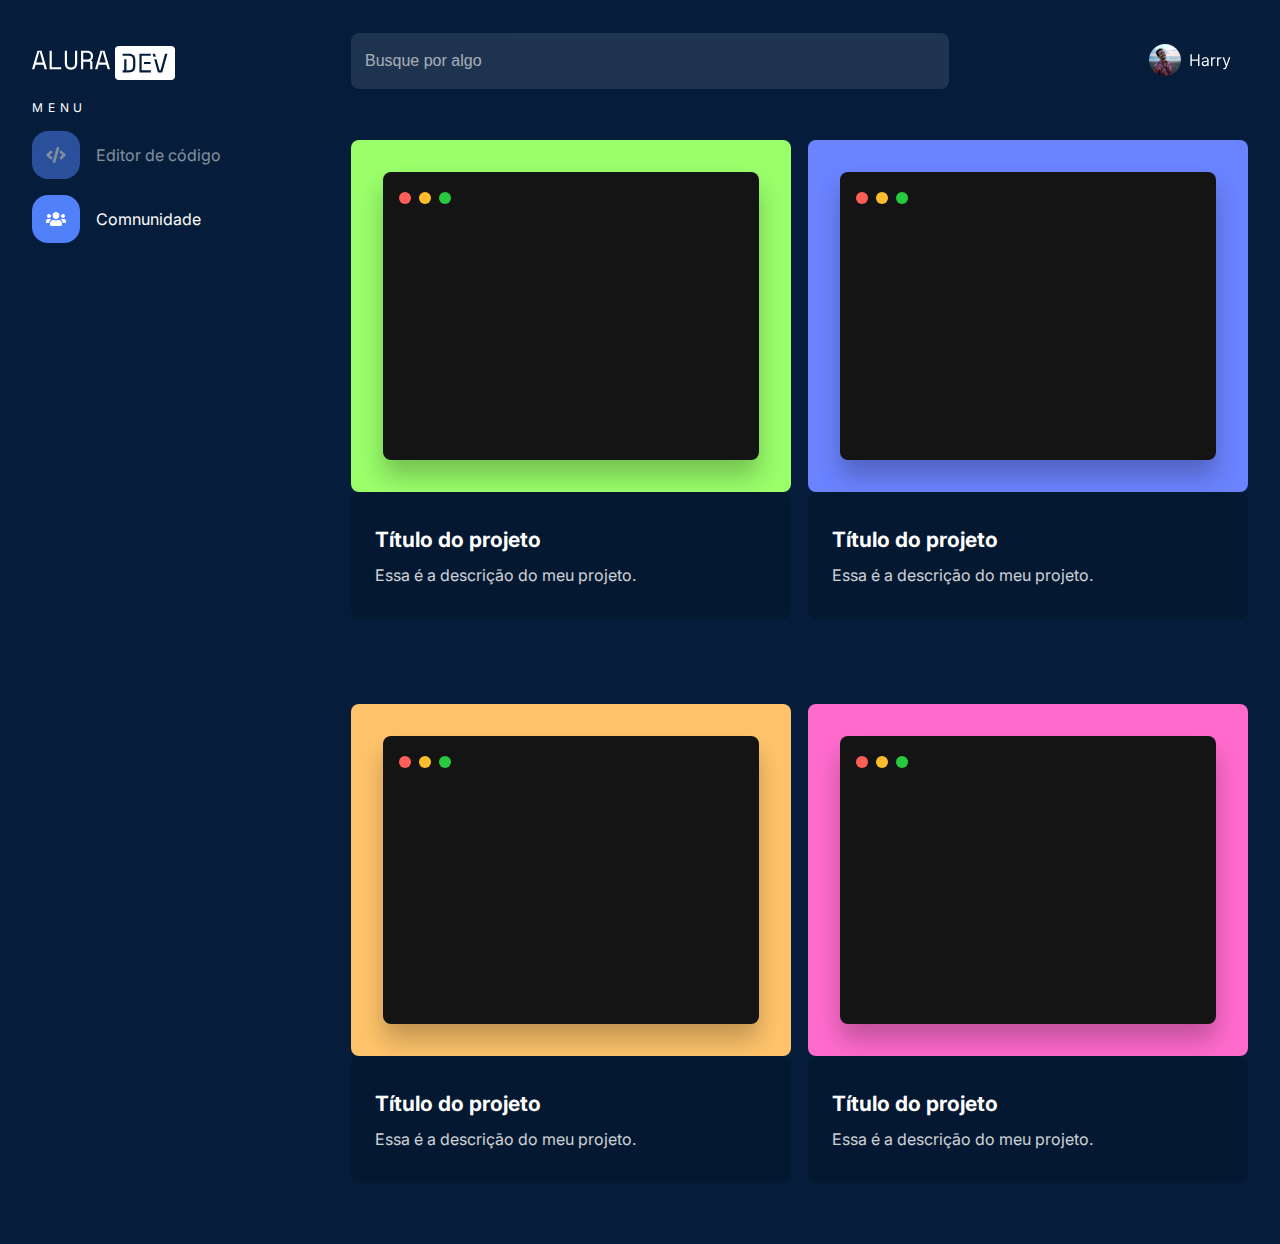
<file: comunidade.html>
<!DOCTYPE html>

<html lang="pt-br">
    <head>
        <meta charset="UTF-8">
        <meta name="viewport" content="width=device-width, initial-scale=1">
        <title>Comunidade</title>
        <link rel="stylesheet" href="css/reset.css"/>
        <link rel="stylesheet" href="css/index.css"/>
        <link rel="stylesheet" href="css/comunidade.css"/>        
        <link rel="preconnect" href="https://fonts.gstatic.com">
        <link rel="stylesheet" href="https://fonts.googleapis.com/css2?family=Inter" >
        <link rel="stylesheet" href="https://fonts.googleapis.com/css2?family=Roboto+Mono" >
    </head>

    <body>
        <header class="cabecalho">
            <div class="esquerda">
                <h1><img class="img-alura" src="img/ALURA.svg"></h1>
                <h1><img class="img-dev" src="img/DEV.svg"></h1>
            </div>
            <div class="centro items-centro">
                <div class="div-input">
                    <input type="text" class="input-principal" placeholder="Busque por algo"/>
                </div>
            </div>
            <div class="direita">
                <div class="div-navegacao-mobile">
                    <nav class="mobile">
                        <a href="#" class="menu-navagecao-mobile">
                            <img class="img-search" src="img/Search.svg" alt="Icone de busca">
                        </a>
                        <a href="#" class="menu-navagecao-mobile">
                            <img class="img-hamburguer" src="img/hamburguer.svg" alt="Icone hamburguer">
                        </a>
                    </nav>
                    <h1 class="container-author">
                        <img class="img-author" src="img/author.svg">
                    </h1>
                </div> 
            </div>
        </header>
        
        <main>
            <section class="section-esquerda items-esquerda">
                <h1>Menu</h1>
                <nav class="menu">
                    <ul>
                        <li>
                            <img src="img/editor-codigo.svg">
                            <a class="menu-navegacao-link" href="index.html">Editor de código</a>
                        </li>
                        <li>
                            <img src="img/comunidade.svg">
                            <a class="menu-navegacao-link" href="comunidade.html">Comnunidade</a>
                        </li>
                        <li>
                            <img class="img-author" src="img/author.svg">
                        </li>
                    </ul>                            
                </nav>                    
            </section>
            <div class="container-cards">
                <div class="cards">
                    <fieldset class="fieldset-quadro">
                        <div>                            
                            <div class="div-botoes">
                                <img src="img/mac_buttons.svg"/>
                            </div>
                            <div class="div-textarea codigo-wrapper">
                                <pre><code class="preview" contenteditable="true" aria-label="editor"></code></pre>
                            </div>
                        </div>
                    </fieldset>
                    <fieldset class="projeto" >
                        <p class="titulo">Título do projeto</p>
                        <p class="descricao">Essa é a descrição do meu projeto.</p>
                        <div class="iteracoes">
                            <div class="iteracao contadores">
                                <img class="img-comentarios" src="img/balao.svg" alt="balao">
                                <h1 class="comentarios-contador">9</h1>
                                <img class="img-curtidas" src="img/coracao.svg" alt="coracao">
                                <h1 class="curtidas-contador">9</h1>
                            </div>
                            <div class="iteracao author">
                                <img class="img-author-comunidade" src="img/author.svg">
                            </div>
                        </div>
                    </fieldset>
                </div>
                <div class="cards">
                    <fieldset class="fieldset-quadro">
                        <div>                            
                            <div class="div-botoes">
                                <img src="img/mac_buttons.svg"/>
                            </div>
                            <div class="div-textarea codigo-wrapper">
                                <pre><code class="preview" contenteditable="true" aria-label="editor"></code></pre>
                            </div>
                        </div>
                    </fieldset>
                    <fieldset class="projeto" >
                        <p class="titulo">Título do projeto</p>
                        <p class="descricao">Essa é a descrição do meu projeto.</p>
                        <div class="iteracoes">
                            <div class="iteracao contadores">
                                <img class="img-comentarios" src="img/balao.svg" alt="balao">
                                <h1 class="comentarios-contador">9</h1>
                                <img class="img-curtidas" src="img/coracao.svg" alt="coracao">
                                <h1 class="curtidas-contador">9</h1>
                            </div>
                            <div class="iteracao author">
                                <img class="img-author-comunidade" src="img/author.svg">
                            </div>
                        </div>
                    </fieldset>
                </div>
                <div class="cards">
                    <fieldset class="fieldset-quadro">
                        <div>                            
                            <div class="div-botoes">
                                <img src="img/mac_buttons.svg"/>
                            </div>
                            <div class="div-textarea codigo-wrapper">
                                <pre><code class="preview" contenteditable="true" aria-label="editor"></code></pre>
                            </div>
                        </div>
                    </fieldset>
                    <fieldset class="projeto" >
                        <p class="titulo">Título do projeto</p>
                        <p class="descricao">Essa é a descrição do meu projeto.</p>
                        <div class="iteracoes">
                            <div class="iteracao contadores">
                                <img class="img-comentarios" src="img/balao.svg" alt="balao">
                                <h1 class="comentarios-contador">9</h1>
                                <img class="img-curtidas" src="img/coracao.svg" alt="coracao">
                                <h1 class="curtidas-contador">9</h1>
                            </div>
                            <div class="iteracao author">
                                <img class="img-author-comunidade" src="img/author.svg">
                            </div>
                        </div>
                    </fieldset>
                </div>
                <div class="cards">
                    <fieldset class="fieldset-quadro">
                        <div>                            
                            <div class="div-botoes">
                                <img src="img/mac_buttons.svg"/>
                            </div>
                            <div class="div-textarea codigo-wrapper">
                                <pre><code class="preview" contenteditable="true" aria-label="editor"></code></pre>
                            </div>
                        </div>
                    </fieldset>
                    <fieldset class="projeto" >
                        <p class="titulo">Título do projeto</p>
                        <p class="descricao">Essa é a descrição do meu projeto.</p>
                        <div class="iteracoes">
                            <div class="iteracao contadores">
                                <img class="img-comentarios" src="img/balao.svg" alt="balao">
                                <h1 class="comentarios-contador">9</h1>
                                <img class="img-curtidas" src="img/coracao.svg" alt="coracao">
                                <h1 class="curtidas-contador">9</h1>
                            </div>
                            <div class="iteracao author">
                                <img class="img-author-comunidade" src="img/author.svg">
                            </div>
                        </div>
                    </fieldset>
                </div>
            </div>
        </main>
    </body>
    <script src="../js/comunidade.js"></script>
</html>
</file>
<file: css/index.css>
html {
    background:  #051D3B;
    font-family: 'Inter', sans-serif;
}
body {
    margin: 32px;
}
fieldset {
    border: none;
    margin: 0;
    padding: 0;
}
input::placeholder, select{
    color: #FFFFFF;    
}
main {
    display: flex;
    margin-top: 10px;
    height: 200px;
}
.button {
    width: 100%;
    border: none;
    border-radius: 8px;
    height: 56px;
    background: #5081FB;
    font-size: 16px;
    color: #051D3B;
    text-align: center;
    text-decoration: none;
}
.button:hover {
    background: #7BA4FC;
}
.button:active {
    background: rgba(80, 129, 251, 0.16);
    border: 4px solid rgba(80, 129, 251, 0.24);
    border-radius: 8px;
    color: #FFFFFF;
}
.button:focus{
    outline: none;
}
.cabecalho h1 {
    margin-right: 5px;
}
.cabecalho .container {
    display: flex;
    align-items: center;
}
.container .items-esquerda {
    display: flex;
    align-items: center;
}
.img-dev {    
    margin-bottom: -6px;
}
.container .items-direita {
    display: flex;
    justify-content: flex-end;
}
.items-esquerda, .items-direita {
    width: 25%;
}
.items-direita {
    padding-left: 40px;
}
.items-centro {
    width: 50%;
    padding-left: 40px;
}
.items-centro > div {
    display: flex;
}
.items-centro input[type=text], .items-direita input[type=text], .section-direita select {    
    display: flex;    
    font-size: 16px;
    line-height: 24px;
    opacity: 0.64;
    height: 56px;
    width: 100%;
    padding: 0 14px;
    border-radius: 8px;
    background: rgba(255, 255, 255, 0.16);
    border: none;    
}
.items-centro input:hover, .items-direita input:hover, .section-direita select:hover {
    background: rgba(255, 255, 255, 0.24);
}
.menu li {    
    border-radius: 18px;
    display: flex;
    margin: 16px 16px 16px 0;
}
.menu li:hover {
    background: rgba(80, 129, 251, 0.64);
    opacity: 1; 
}
.menu li:active {
    background: #5081FB;
}
.menu-navegacao-link{
    display: flex;
    align-items: center;
}
.menu a {
    margin: 0 0 0 16px;
}

.menu li:nth-child(2){
    opacity: 0.5;
}
.menu li:last-child{
    display: none;
}
.section-esquerda h1, .section-direita h1 {
    font-size: 12px;
    line-height: 15px;
    font-weight: normal;
    color: #FFFFFF;
    text-transform: uppercase;
    letter-spacing: 0.4em;
}
.menu-navegacao-link {
    font-size: 16px;
    font-weight: normal;
    color: #FFFFFF;
    line-height: 24px;
    text-decoration-line: none;
}
.menu-navegacao-link:hover {
    transition: 5ms;
    opacity: 1;
}
.menu-navegacao-link:active{
    transition: 5ms;
    border-radius: 8px;
    background: rgba(80, 129, 251, 0.24);
}
.section-quadro {
    height: 550px;
}
.section-quadro, .fieldset-quadro, .div-textarea {
    display: flex;
    flex-direction: column;   
}
.fieldset-quadro  {       
    height: 366px;
    padding: 32px; 
    border-radius: 8px;
    background: #6BD1FF;
}
.fieldset-quadro > div {
    height: 100%;
    background: #141414;
    box-shadow: 0px 16px 24px rgba(0, 0, 0, 0.24);
    border-radius: 8px;
    overflow: hidden;
}
.div-botoes {
    display: flex;
    height: 52px;
    align-items: center;
    margin-left: 16px;
}
.div-botao-exportar {    
    width: 100%;
    display: flex;
    align-items: center;
    height: 25px;
    margin: 0 16px;
}
.div-botao-exportar div {
    display: flex;
    justify-content: flex-end;
    width: 100%;
}
.div-botao-exportar p {
    display: flex;
    align-items: center;
}
.exportar p {
    margin: 0 16px;
    color: #FFFFFF;
}
.exportar i {
    color: #FFFFFF;
    font-size: 24px;
}
.div-quadro-exportar {
    display: none;
    position: absolute;
    flex-direction: column;
    border: 1px solid #FFFFFF;
    border-radius: 8px;
    padding: 15px;
    width: 20%;
    margin-top: 62px;
    right: 30%;
}
.div-quadro-exportar input[type=text] {
    padding: 0;
    color: #FFFFFF;
    height: 2em;
    font-size: 16px;
}
.div-quadro-exportar i {
    margin: 15px;
}
.div-quadro-exportar p {
    margin: 5px 0;
}
.div-quadro-exportar div{ 
    align-items: center;
}

.acao-quadro-exportar {
    display: flex;
}
.botao-exportar {
    height: 2em;
}
.button-secundario:hover{
    border-radius: 8px;
    transform:scale(1.10);
    transition: 1s all;
    background: rgba(80, 129, 251, 0.24);
    cursor: pointer;
}
.button-secundario:active{
    border-radius: 8px;
    border: 4px solid rgba(80, 129, 251, 0.50);
}

.div-textarea {
    display: flex;
    margin: 0 16px 16px 16px;
    background: #141414;
    border: none;
    color:#FFFFFF;
    height: 300px;
    font-size: 14px;
    line-height: 18px;
    font-family: 'Roboto Mono', monospace;
}
.div-textarea > pre {
    display: flex;
    height: 100%;
}
.div-textarea > pre > code {
    width: 100%;
}
.hljs {
    background: #141414;
}
.fieldset-button {
    display: flex;
    flex-direction: column;
    margin: 32px 0 0 0; 
    padding: 0;   
}
.fieldset-button > button {
    height: 56px;
    background: rgba(80, 129, 251, 0.08);
    border-radius: 8px;
    border: none;
    font-size: 16px;
    color: #FFFFFF;
}
.fieldset-button > button:hover {
    background: rgba(80, 129, 251, 0.24);
}
.fieldset-button > button:active {
    border: 8px solid rgba(80, 129, 251, 0.72);
}
.section-direita, .items-direita > div {
    display: flex;
    flex-direction: column;
}
.items-direita fieldset {
    display: flex;
    margin-bottom: 16px;
}
.section-direita .descricao-projeto {
    height: 80px;
    margin-bottom: 40px;
}
.section-direita .linguagem option {
    color: white;
    background: #051D3B;
}
.color-picker {
    display: flex;
    width: 100%;
    background: #051D3B;
    border-radius: 8px;
    border: 1px solid #FFFFFF;
    height: 56px;
}
.color-picker .color-element{
    display: flex;
    width: inherit;
    border-radius: inherit;
    margin: 8px;
}
.pickr {
    display: flex;
    width: inherit;
    margin: 8px;
    border-radius: inherit;
}
.pickr .pcr-button {
    width: inherit;
    border-radius: inherit;
    height: inherit;
}
.mobile{
    display: none;
}



@media screen and (max-width: 991px) {
    main {
        flex-direction: column;
    }    
    .mobile {
        display: flex;
    }
    .img-author, .img-search {
        display: none;
    }
    .menu li:last-child{
        display: block;
    }
    .img-hamburguer {
        display: flex;
    }    
    .container .items-direita {
        align-items: center;
    }
    .container .items-centro, .container .items-direita {
        padding-left: 40px;
    }
    .section-esquerda {
        display: none;
    }
    .section-quadro {
        margin: 0;
    }
    .div-quadro-exportar {
        right: 8%;
    }    
    .section-direita {
        flex-direction: column;
    }
    .items-centro{
        width: 100%;
        padding: 0;
    }
    .items-direita {
        width: 100%;
        padding: 0;
    }
    .section-direita .descricao-projeto {
        margin: 0;
    }
    .descricao-projeto {
        margin: 0;
    }
    .titulo {
        margin: 40px 0 16px 0;
    }    
    .personalizacao-tablet {
        display: flex;
        justify-content: space-between;
    }
    .personalizacao-tablet .linguagem {        
        flex-direction: row;
    }
    .personalizacao-tablet fieldset {
        width: 48%;
    }
    .hamburguer {
        display: block;
        position: absolute;
        right: 1%;
        background: #051D3B;
        height: 60%;
        padding: 2%;
        border-radius: 8px;
        border: 1px solid #FFFFFF;
        box-shadow: 5px 5px 5px #ffffff;
    }
}

@media screen and (max-width:640px){
    body {
        margin: 3%;
    }
    main {
        flex-direction: column;
    }
    .cabecalho .items-centro {
        display: none;
    }
    .img-author{
        display: none;
    }
    .img-search {
        display: block;
    }
    .menu li:last-child{
        display: block;
    }
    .section-esquerda{
        display: none;
    }
    .items-centro {
        width: 100%;
        margin: 0;
    }
    .div-quadro-exportar {
        right: 13%;
    }
    .items-direita {
        width: 100%;
    }
    .section-direita > h1{
        margin: 25px 0;
    }
    .section-direita .descricao-projeto {
        margin: 0;
    }
    .descricao-projeto {
        margin: 0px;
    }
    .titulo {
        margin: 40px 0 16px 0;
    }
    .mobile{
        display: flex;
        position: absolute;
        right: 3%;
        margin: 0 3%;
    }
    .mobile a{
        padding-left: 5%;
    }
    .mobile a:first-child{
        margin-right: 34px;
    }
    .hamburguer {
        display: block;
        position: absolute;
        right: 1%;
        background: #051D3B;
        height: 60%;
        padding: 2%;
        border-radius: 8px;
        border: 1px solid #FFFFFF;
        box-shadow: 5px 5px 5px #ffffff;
        width: 70%;
    }
    
}
</file>
<file: css/comunidade.css>
.section-esquerda li:nth-child(2){
    opacity: 1;
}
.section-esquerda li:nth-child(1){
    opacity: 0.5;
}
/* somente para testar
header div, main div {
    border: 1px solid #ffffff;
    height: 50px;
}
*/
.cabecalho {
    display: flex;    
    align-items: center;
}
.esquerda, .direita {
    width: 25%;
}
.esquerda {
    display: flex;
    align-items: center;
}
.cabecalho .centro {
    width: 50%;
    padding-left: 20px;
}
.fieldset-quadro {
    height: 288px;
}
.container-author {
    direction: rtl;
}
.container-cards {
    margin-top: 40px;
    display: flex;
    width: 75%;
    padding-left: 20px;
    justify-content: space-between;
    flex-wrap: wrap;
}
.cards {
    width: 49%;
    height: 540px;
    margin: 0 0 24px 0;      
}
.cards:nth-child(1) .fieldset-quadro{
    background: #9AFF6B;
}
.cards:nth-child(2) .fieldset-quadro{
    background: #6B83FF;
}
.cards:nth-child(3) .fieldset-quadro{
    background: #FFC46B;
}
.cards:nth-child(4) .fieldset-quadro{
    background: #FF6BCD;
}
.iteracoes {
    display: none;
    align-items: center;
}
.iteracao{
    display: flex;
    align-items: center;
}
.iteracoes img:not(:last-child) {
    width: 18px;
}
.iteracao h1 {
    color: #FFFFFF;
    font-size: 16px;
    line-height: 24px;
    margin: 0 8px;
}
.contadores, .author {
    width: 50%;
    padding-left: 10px;
}
.author {
    justify-content: flex-end;
}
.projeto {
    padding: 24px;
    background: rgba(0, 0, 0, 0.16);
    border-radius: 8px;
}
.projeto .titulo {
    color: #FFFFFF;
    font-weight: bold;
    font-size: 21px;
    line-height: 31px; 
    margin: 8px 0;
}
.projeto .descricao {
    margin: 8px 0;
    color: #FFFFFF;
    opacity: 0.8;
    font-size: 16px;
    line-height: 24px;
}
.show {
    display: flex;
    transition: 1ms ease;    
}
@media screen and (max-width: 991px) {
    main {
        flex-direction: column;
    }    
    .mobile {
        display: flex;
        justify-content: flex-end;
    }
    .img-author, .img-search {
        display: none;
    }
    .menu li:last-child{
        display: block;
    }
    .img-hamburguer {
        display: flex;
    }    
    .container .items-direita {
        align-items: center;
    }
    .container .items-centro, .container .items-direita {
        padding-left: 40px;
    }
    .section-esquerda {
        display: none;
    }
    .section-quadro {
        margin: 0;
    }    
    .section-direita {
        flex-direction: column;
    }
    .items-centro{
        width: 100%;
        padding: 0;
    }
    .items-direita {
        width: 100%;
        padding: 0;
    }
    .section-direita .descricao-projeto {
        margin: 0;
    }
    .descricao-projeto {
        margin: 0;
    }
    .titulo {
        margin: 40px 0 16px 0;
    }    
    .personalizacao-tablet {
        display: flex;
        justify-content: space-between;
    }
    .personalizacao-tablet .linguagem {        
        flex-direction: row;
    }
    .personalizacao-tablet fieldset {
        width: 48%;
    }
    .hamburguer {
        display: block;
        position: absolute;
        right: 1%;
        background: #051D3B;
        height: 60%;
        padding: 2%;
        border-radius: 8px;
        border: 1px solid #FFFFFF;
        box-shadow: 5px 5px 5px #ffffff;
    }
    .container-cards{
        width: 100%;
        padding: 0 2%;
        padding-left: 0;
    }
    .cards{
        width: 100%;
    }
    

}

@media screen and (max-width:640px){
    body {
        margin: 3%;
    }
    main {
        flex-direction: column;
    }
    .cabecalho .items-centro {
        display: none;
    }
    .img-author{
        display: none;
    }
    .img-search {
        display: block;
    }
    .menu li:last-child{
        display: block;
    }
    .section-esquerda{
        display: none;
    }
    .items-centro {
        width: 100%;
        margin: 0;
    }
    .items-direita {
        width: 100%;
    }
    .section-direita > h1{
        margin: 25px 0;
    }
    .section-direita .descricao-projeto {
        margin: 0;
    }
    .descricao-projeto {
        margin: 0px;
    }
    .titulo {
        margin: 40px 0 16px 0;
    }
    .mobile{
        display: flex;
        position: absolute;
        right: 3%;
        margin: 0 3%;
    }
    .mobile a{
        padding-left: 5%;
    }
    .mobile a:first-child{
        margin-right: 34px;
    }
    .hamburguer {
        display: block;
        position: absolute;
        right: 1%;
        background: #051D3B;
        height: 60%;
        padding: 2%;
        border-radius: 8px;
        border: 1px solid #FFFFFF;
        box-shadow: 5px 5px 5px #ffffff;
        width: 70%;
    }
    
}
</file>
